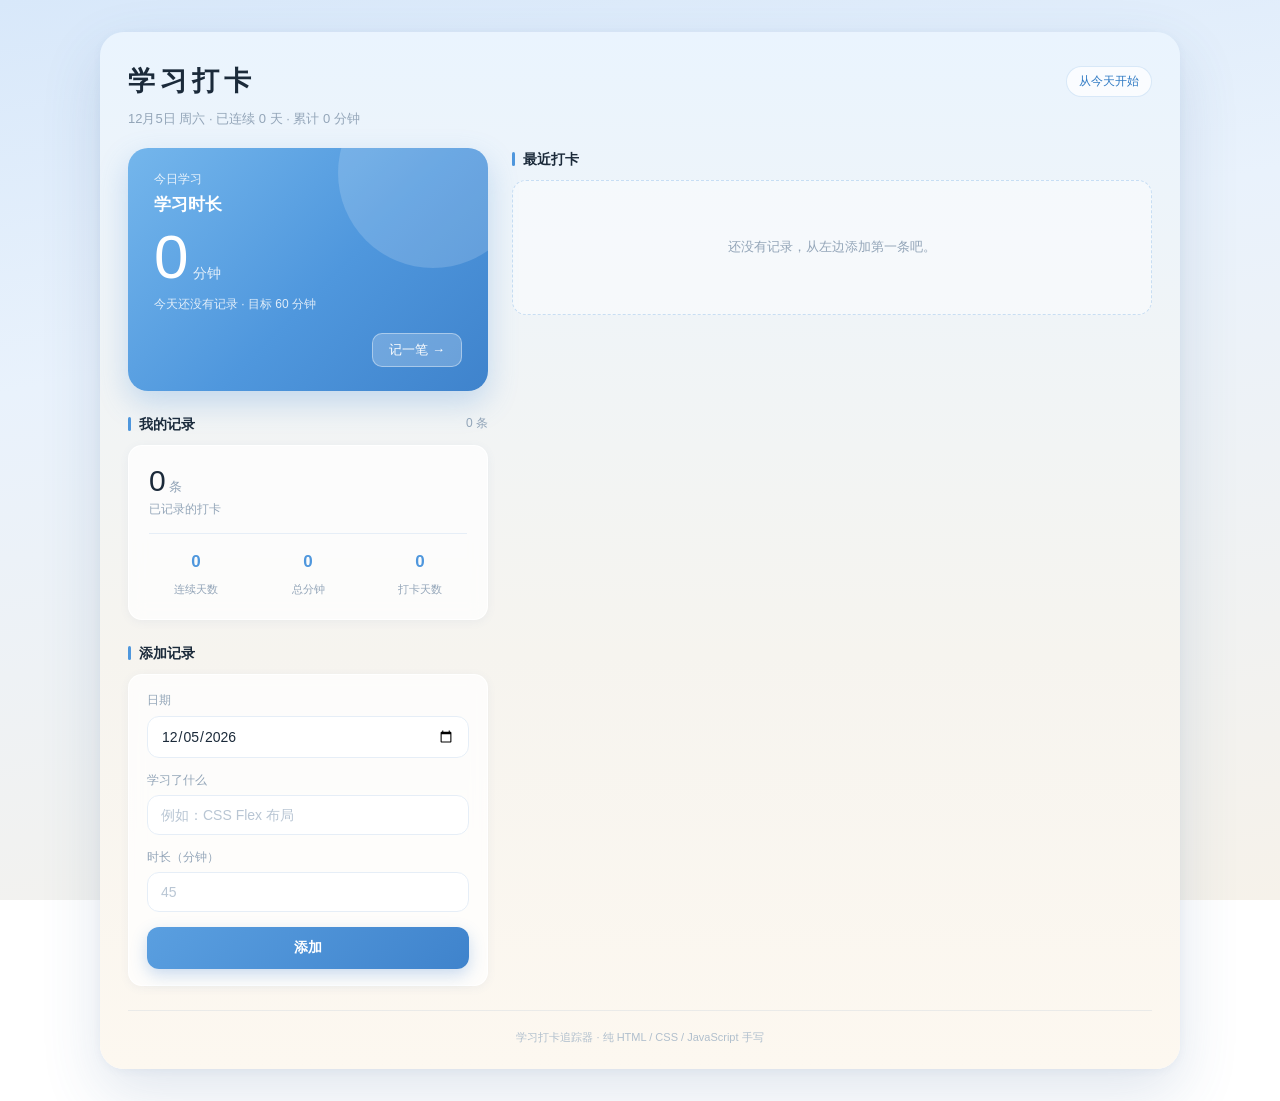
<file: index.html>
<!DOCTYPE html>
<html lang="zh-CN">
<head>
  <meta charset="UTF-8">
  <meta name="viewport" content="width=device-width, initial-scale=1.0">
  <meta name="description" content="学习打卡追踪器 —— 记录每天的学习内容与时长">
  <title>学习打卡 · Study Tracker</title>
  <link rel="stylesheet" href="css/style.css">
</head>
<body>

<div class="app">

  <!-- ==================== 顶部 ==================== -->
  <header class="app-header">
    <div class="header-row">
      <h1 class="app-title">学习打卡</h1>
      <span class="pill" id="today-pill">从今天开始</span>
    </div>
    <p class="app-meta" id="app-meta">—</p>
  </header>

  <!-- ==================== 主体 ====================
       手机 / 平板：.app-body 是普通块，两栏上下堆叠
       桌面（≥800px）：.app-body 变成两栏栅格
         · 左栏 = 输入侧（今日概览 / 统计 / 表单）
         · 右栏 = 输出侧（打卡列表）
       两个 col 容器本身没有样式，只是分栏用的钩子。
       ============================================ -->
  <div class="app-body">

    <!-- ---------- 左栏 ---------- -->
    <div class="col-left">

      <!-- 今日卡片 -->
      <section class="hero-card">
        <p class="hero-label">今日学习</p>
        <p class="hero-subject">学习时长</p>
        <p class="hero-number">
          <span id="stat-today-minutes">0</span><span class="hero-unit">分钟</span>
        </p>
        <p class="hero-note" id="hero-note">今天还没有记录</p>
        <button type="button" class="hero-btn" id="jump-to-form">记一笔 →</button>
      </section>

      <!-- 统计 -->
      <section class="section">
        <h2 class="section-title">我的记录<span class="section-extra" id="record-count">0 条</span></h2>

        <div class="card stat-card">
          <div class="stat-main">
            <p class="stat-number"><span id="stat-total">0</span><span class="stat-unit">条</span></p>
            <p class="stat-caption">已记录的打卡</p>
          </div>

          <div class="stat-grid">
            <div class="stat-cell">
              <b id="stat-streak">0</b>
              <span>连续天数</span>
            </div>
            <div class="stat-cell">
              <b id="stat-minutes">0</b>
              <span>总分钟</span>
            </div>
            <div class="stat-cell">
              <b id="stat-days">0</b>
              <span>打卡天数</span>
            </div>
          </div>
        </div>
      </section>

      <!-- 添加记录 -->
      <section class="section" id="form-section">
        <h2 class="section-title">添加记录</h2>

        <form class="card form-card" id="record-form">
          <div class="field">
            <label for="input-date">日期</label>
            <input type="date" id="input-date" required>
          </div>

          <div class="field">
            <label for="input-content">学习了什么</label>
            <input type="text" id="input-content" placeholder="例如：CSS Flex 布局" required>
          </div>

          <div class="field">
            <label for="input-duration">时长（分钟）</label>
            <input type="number" id="input-duration" min="1" max="1440" placeholder="45" required>
          </div>

          <button type="submit" class="btn-primary">添加</button>
          <p class="form-error" id="form-error" hidden></p>
        </form>
      </section>

    </div>

    <!-- ---------- 右栏 ---------- -->
    <div class="col-right">

      <!-- 记录列表 -->
      <section class="section">
        <h2 class="section-title">最近打卡</h2>

        <ul class="record-list" id="record-list"></ul>
        <p class="empty-hint" id="empty-hint">还没有记录，从左边添加第一条吧。</p>
      </section>

    </div>

  </div>

  <footer class="app-footer">
    <p>学习打卡追踪器 · 纯 HTML / CSS / JavaScript 手写</p>
  </footer>

</div>

<script src="js/app.js"></script>
</body>
</html>
</file>
<file: css/style.css>
/* =========================================================
   学习打卡追踪器 —— 样式
   视觉参考：天象收集者（浅蓝渐变 / 半透明卡片 / 超大细体数字）
   所有颜色和圆角都收在 :root 里，想换配色只改这一段。
   ========================================================= */

/* ---------- 1. 设计变量 ---------- */
:root {
  /* 颜色 */
  --accent:        #4f97dd;   /* 主色：天蓝 */
  --accent-deep:   #2f7ac4;
  --accent-soft:   #77b6ea;
  --ink:           #1b2a3a;   /* 主文字：深藏青 */
  --ink-2:         #4a5f75;
  --muted:         #93a5b8;   /* 次要文字 */
  --line:          #e6eef7;
  --danger:        #e5484d;

  /* 玻璃卡片 */
  --glass:         rgba(255, 255, 255, .72);
  --glass-border:  rgba(255, 255, 255, .9);

  /* 圆角 */
  --r-lg: 20px;
  --r-md: 14px;
  --r-sm: 10px;

  /* 阴影 */
  --shadow-card: 0 2px 10px rgba(80, 120, 170, .07);
  --shadow-hero: 0 12px 30px rgba(74, 144, 217, .28);

  /* 字体 */
  --font-sans: -apple-system, BlinkMacSystemFont, "Segoe UI",
               "Microsoft YaHei", "PingFang SC", "Hiragino Sans GB", sans-serif;
  --font-serif: "Songti SC", "Noto Serif SC", "Source Han Serif SC",
                "SimSun", Georgia, serif;
}

/* ---------- 2. 基础 ---------- */
* {
  box-sizing: border-box;
}

body {
  margin: 0;
  min-height: 100vh;
  padding: 28px 16px;

  display: flex;
  justify-content: center;
  align-items: flex-start;

  font-family: var(--font-sans);
  color: var(--ink);
  line-height: 1.6;

  /* 页面底：浅蓝 → 暖米白 */
  background: linear-gradient(170deg, #d8e8fa 0%, #e9f2fc 35%, #f6f2ea 100%);
  background-attachment: fixed;
}

/* 内容区：模仿参考图里的手机屏 */
.app {
  width: 100%;
  max-width: 420px;
  padding: 24px 20px 28px;

  background: linear-gradient(180deg, #eaf4fe 0%, #f6f4ef 60%, #fdf8f0 100%);
  border-radius: 26px;
  box-shadow: 0 24px 60px rgba(60, 100, 150, .16),
              0 2px 8px rgba(60, 100, 150, .06);
}

/* ---------- 3. 顶部 ---------- */
.app-header {
  margin-bottom: 2px;
}

.header-row {
  display: flex;
  align-items: center;
  justify-content: space-between;
  gap: 12px;
}

.app-title {
  margin: 0;
  font-family: var(--font-serif);
  font-size: 23px;
  font-weight: 700;
  letter-spacing: 4px;
  color: var(--ink);
}

/* 胶囊标签（参考图里的「北京」） */
.pill {
  flex-shrink: 0;
  padding: 5px 12px;
  border: 1px solid rgba(79, 151, 221, .2);
  border-radius: 999px;
  background: rgba(255, 255, 255, .75);
  color: var(--accent-deep);
  font-size: 12px;
  white-space: nowrap;
}

.app-meta {
  margin: 6px 0 0;
  font-size: 12px;
  color: var(--muted);
  font-variant-numeric: tabular-nums;
}

/* ---------- 4. 今日卡片 ---------- */
.hero-card {
  position: relative;
  overflow: hidden;
  margin-top: 16px;
  padding: 16px 20px 18px;

  border-radius: var(--r-lg);
  background: linear-gradient(135deg, #74b6ec 0%, #4f97dd 55%, #3f83cc 100%);
  box-shadow: var(--shadow-hero);
  color: #ffffff;
}

/* 右上角那团柔光 */
.hero-card::after {
  content: "";
  position: absolute;
  top: -70px;
  right: -40px;
  width: 190px;
  height: 190px;
  border-radius: 50%;
  background: rgba(255, 255, 255, .16);
  pointer-events: none;
}

/* 让文字压在柔光上面 */
.hero-card > * {
  position: relative;
  z-index: 1;
}

.hero-label {
  margin: 0;
  font-size: 12px;
  opacity: .85;
}

.hero-subject {
  margin: 2px 0 0;
  font-size: 17px;
  font-weight: 600;
}

/* 超大细体数字 —— 整个设计的视觉重心 */
.hero-number {
  margin: 6px 0 0;
  font-size: 48px;
  font-weight: 300;
  line-height: 1.05;
  letter-spacing: -1px;
  font-variant-numeric: tabular-nums;
}

.hero-unit {
  margin-left: 6px;
  font-size: 14px;
  font-weight: 400;
  opacity: .85;
  letter-spacing: 0;
}

.hero-note {
  margin: 6px 0 0;
  font-size: 12px;
  opacity: .82;
}

.hero-btn {
  display: block;
  margin: 14px 0 0 auto;
  padding: 7px 16px;

  border: 1px solid rgba(255, 255, 255, .4);
  border-radius: var(--r-sm);
  background: rgba(255, 255, 255, .22);
  color: #ffffff;
  font-family: inherit;
  font-size: 13px;
  cursor: pointer;
  transition: background .18s;
}

.hero-btn:hover {
  background: rgba(255, 255, 255, .32);
}

/* ---------- 5. 区块标题（左侧蓝色小竖条 ▎） ---------- */
.section {
  margin-top: 22px;
}

.section-title {
  display: flex;
  align-items: center;
  gap: 8px;
  margin: 0 0 10px;
  font-size: 14px;
  font-weight: 600;
  color: var(--ink);
}

.section-title::before {
  content: "";
  width: 3px;
  height: 14px;
  border-radius: 2px;
  background: var(--accent);
}

.section-extra {
  margin-left: auto;
  font-size: 12px;
  font-weight: 400;
  color: var(--muted);
}

/* ---------- 6. 玻璃卡片 ---------- */
.card {
  border: 1px solid var(--glass-border);
  border-radius: var(--r-md);
  background: var(--glass);
  box-shadow: var(--shadow-card);
  backdrop-filter: blur(8px);
  -webkit-backdrop-filter: blur(8px);
}

/* ---------- 7. 统计卡（参考图的「我的收集」） ---------- */
.stat-card {
  display: flex;
  align-items: center;
  justify-content: space-between;
  gap: 16px;
  padding: 16px 18px;
}

.stat-main {
  min-width: 0;
}

.stat-number {
  margin: 0;
  font-size: 30px;
  font-weight: 300;
  line-height: 1.1;
  color: var(--ink);
  font-variant-numeric: tabular-nums;
}

.stat-unit {
  margin-left: 3px;
  font-size: 13px;
  color: var(--muted);
}

.stat-caption {
  margin: 3px 0 0;
  font-size: 12px;
  color: var(--muted);
}

.stat-grid {
  display: flex;
  gap: 18px;
}

.stat-cell {
  text-align: center;
}

.stat-cell b {
  display: block;
  font-size: 17px;
  font-weight: 600;
  color: var(--accent);
  font-variant-numeric: tabular-nums;
}

.stat-cell span {
  font-size: 11px;
  color: var(--muted);
}

/* ---------- 8. 表单 ---------- */
.form-card {
  display: flex;
  flex-direction: column;
  gap: 13px;
  padding: 16px 18px;
}

.field label {
  display: block;
  margin-bottom: 5px;
  font-size: 12px;
  color: var(--muted);
}

.field input {
  width: 100%;
  padding: 11px 13px;

  border: 1px solid var(--line);
  border-radius: 12px;
  background: rgba(255, 255, 255, .85);
  color: var(--ink);
  font-family: inherit;
  font-size: 14px;
  transition: border-color .18s, box-shadow .18s;
}

.field input::placeholder {
  color: #b9c6d4;
}

.field input:focus {
  outline: none;
  border-color: var(--accent);
  box-shadow: 0 0 0 3px rgba(79, 151, 221, .14);
}

.btn-primary {
  width: 100%;
  margin-top: 2px;
  padding: 12px;

  border: none;
  border-radius: 12px;
  background: linear-gradient(135deg, #5a9fe0, #3f83cc);
  color: #ffffff;
  font-family: inherit;
  font-size: 14px;
  font-weight: 600;
  cursor: pointer;
  box-shadow: 0 6px 16px rgba(63, 131, 204, .28);
  transition: box-shadow .18s, transform .12s;
}

.btn-primary:hover {
  box-shadow: 0 8px 20px rgba(63, 131, 204, .36);
}

.btn-primary:active {
  transform: translateY(1px);
}

.form-error {
  margin: 0;
  color: var(--danger);
  font-size: 12px;
}

/* ---------- 9. 记录列表（参考图的「其他天象」列表） ---------- */
.record-list {
  display: flex;
  flex-direction: column;
  gap: 8px;
  margin: 0;
  padding: 0;
  list-style: none;
}

.record-item {
  display: flex;
  align-items: center;
  gap: 12px;
  padding: 12px 14px;

  border: 1px solid var(--glass-border);
  border-radius: var(--r-md);
  background: var(--glass);
  box-shadow: var(--shadow-card);
  backdrop-filter: blur(8px);
  -webkit-backdrop-filter: blur(8px);
}

.record-main {
  flex: 1;
  min-width: 0;
}

.record-content {
  display: block;
  font-size: 14px;
  font-weight: 500;
  color: var(--ink);
  word-break: break-word;
}

.record-date {
  display: block;
  margin-top: 2px;
  font-size: 12px;
  color: var(--muted);
  font-variant-numeric: tabular-nums;
}

/* 右侧的蓝色数字（参考图里的 38% / 22%） */
.record-duration {
  flex-shrink: 0;
  color: var(--accent);
  font-size: 18px;
  font-weight: 600;
  font-variant-numeric: tabular-nums;
}

.record-duration i {
  margin-left: 2px;
  font-size: 11px;
  font-style: normal;
  font-weight: 400;
}

.btn-delete {
  flex-shrink: 0;
  width: 26px;
  height: 26px;
  padding: 0;

  border: none;
  border-radius: 8px;
  background: transparent;
  color: #c2cfdd;
  font-size: 17px;
  line-height: 1;
  cursor: pointer;
  transition: color .15s, background .15s;
}

.btn-delete:hover {
  color: var(--danger);
  background: rgba(229, 72, 77, .08);
}

.empty-hint {
  margin: 0;
  padding: 22px 0;
  color: var(--muted);
  font-size: 13px;
  text-align: center;
}

/* ---------- 10. 页脚 ---------- */
.app-footer {
  margin-top: 26px;
  text-align: center;
}

.app-footer p {
  margin: 0;
  color: #b0bfcd;
  font-size: 11px;
}

/* =========================================================
   11. 响应式
   从小到大一共三档：
     · ≤480px    手机：去掉外框，铺满整屏
     · 481~799px 平板 / 小窗：居中一块窄卡片
     · ≥800px    桌面：左右分栏（左输入 / 右输出）
   ========================================================= */

/* ---------- 11.1 手机 ---------- */
@media (max-width: 480px) {
  body {
    padding: 0;
  }

  .app {
    max-width: none;
    min-height: 100vh;
    border-radius: 0;
    box-shadow: none;
  }
}

/* ---------- 11.2 桌面：左右分栏 ----------
   .col-left / .col-right 在手机上只是普通块，
   所以下面这些规则全部锁在 min-width 里，小屏丝毫不变。 */
@media (min-width: 800px) {

  body {
    padding: 32px 24px;
  }

  /* 不再是手机屏，而是一块桌面画布 */
  .app {
    max-width: 1080px;
    padding: 28px 28px 22px;
    border-radius: 24px;
  }

  .app-title {
    font-size: 27px;
    letter-spacing: 5px;
  }

  .app-meta {
    font-size: 13px;
  }

  /* 核心：两栏栅格。
     左栏用 minmax 而不是固定宽度 —— 窗口窄的时候它自己收到 280px，
     把空间让给右边的列表；窗口宽了再长到 360px。 */
  .app-body {
    display: grid;
    grid-template-columns: minmax(280px, 360px) 1fr;
    gap: 24px;
    align-items: start;
    margin-top: 18px;
  }

  /* 每一栏的第一个元素不用再自己顶开一段距离，
     间距交给上面的 gap */
  .col-left > :first-child,
  .col-right > :first-child {
    margin-top: 0;
  }

  .col-left {
    display: flex;
    flex-direction: column;
  }

  /* 栅格子项默认 min-width:auto，长内容会撑破，
     这里允许它收缩 */
  .col-right {
    min-width: 0;
  }

  /* ---- 左栏 ---- */

  .hero-card {
    padding: 22px 26px 24px;
  }

  .hero-number {
    font-size: 62px;
  }

  .hero-btn {
    margin-top: 18px;
  }

  /* 窄栏里「大数字 + 三个小指标」横排会挤，
     改成上下两段，中间加一条分隔线 */
  .stat-card {
    flex-direction: column;
    align-items: stretch;
    gap: 14px;
    padding: 18px 20px;
  }

  .stat-grid {
    justify-content: space-between;
    padding-top: 14px;
    border-top: 1px solid var(--line);
  }

  .stat-cell {
    flex: 1;
  }

  /* ---- 右栏 ---- */

  .record-item {
    padding: 14px 18px;
    transition: border-color .18s, transform .18s, box-shadow .18s;
  }

  .record-item:hover {
    border-color: rgba(79, 151, 221, .35);
    transform: translateX(2px);
    box-shadow: 0 4px 14px rgba(80, 120, 170, .12);
  }

  /* 右侧一大片空白时，空状态给个虚线框撑住版面 */
  .empty-hint {
    padding: 56px 20px;
    border: 1px dashed rgba(79, 151, 221, .28);
    border-radius: var(--r-md);
    background: rgba(255, 255, 255, .45);
  }

  .app-footer {
    margin-top: 24px;
    padding-top: 18px;
    border-top: 1px solid rgba(80, 120, 170, .1);
  }
}
</file>
